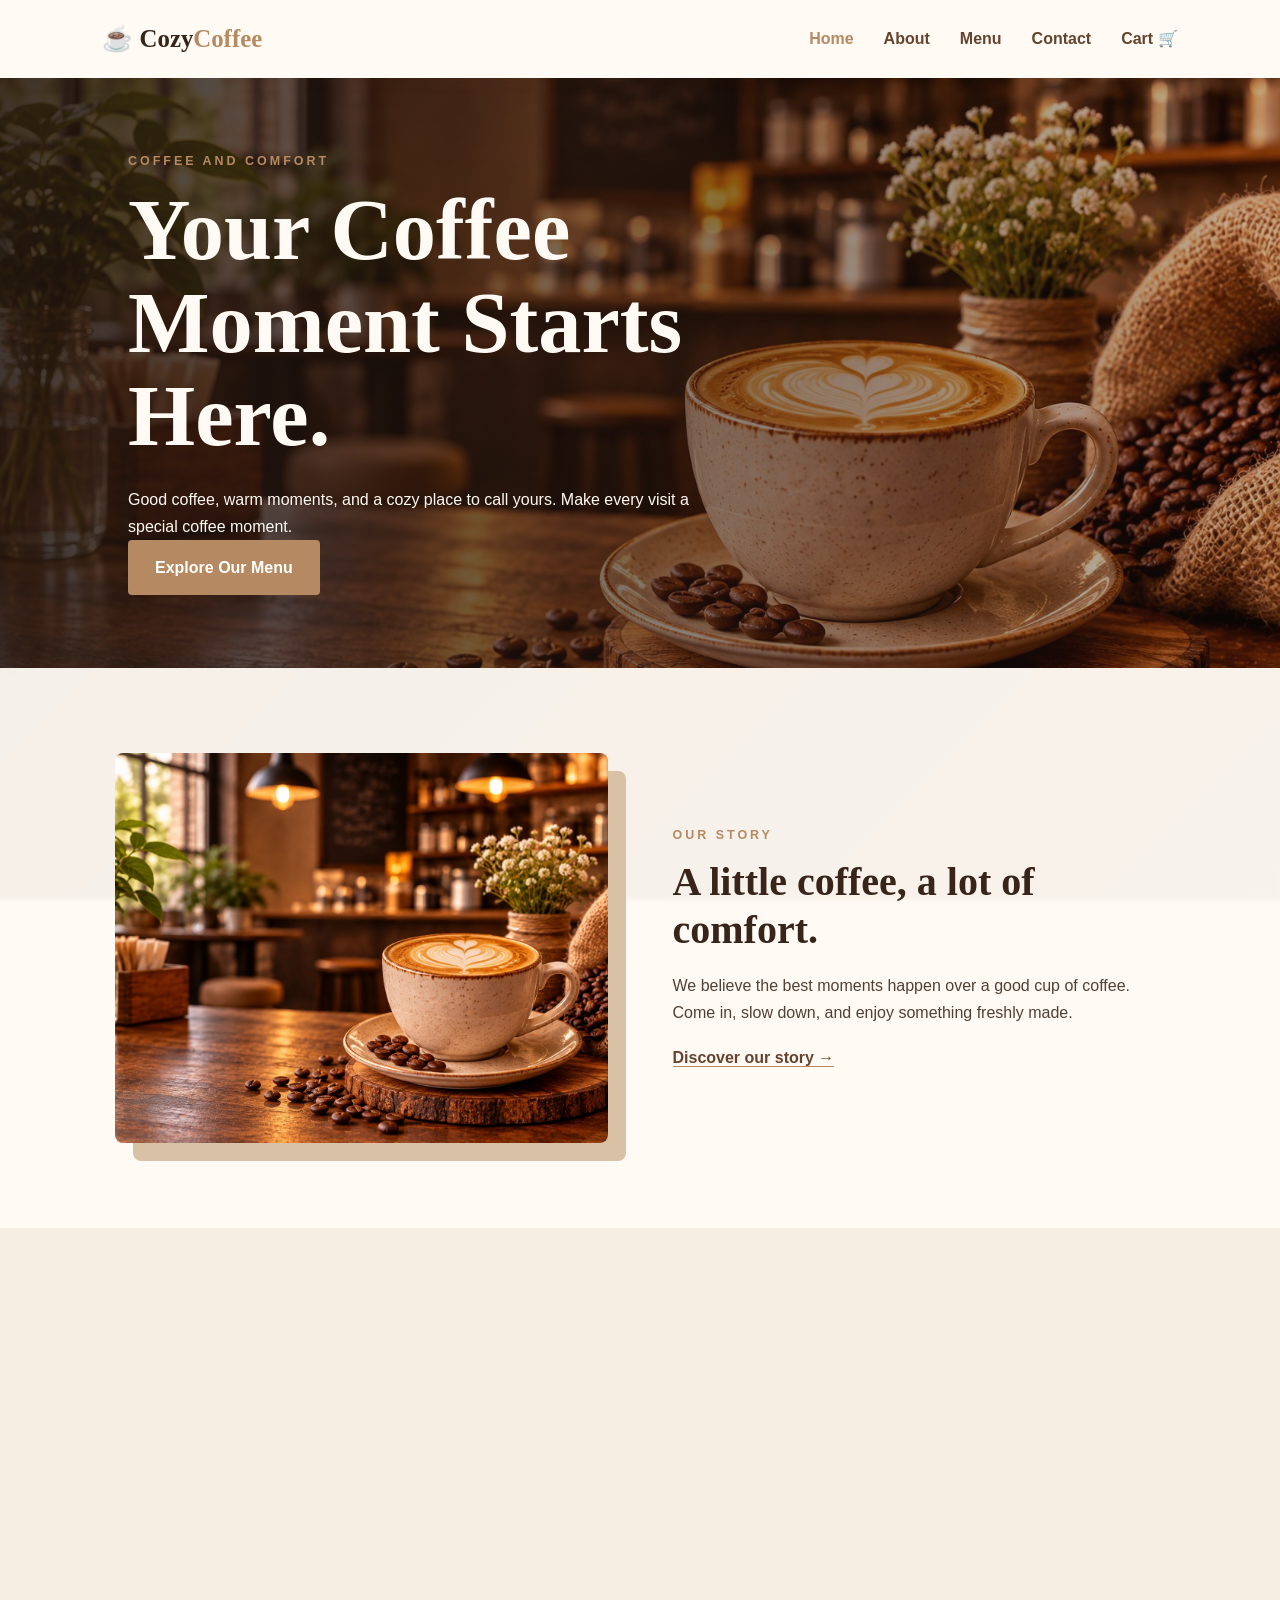
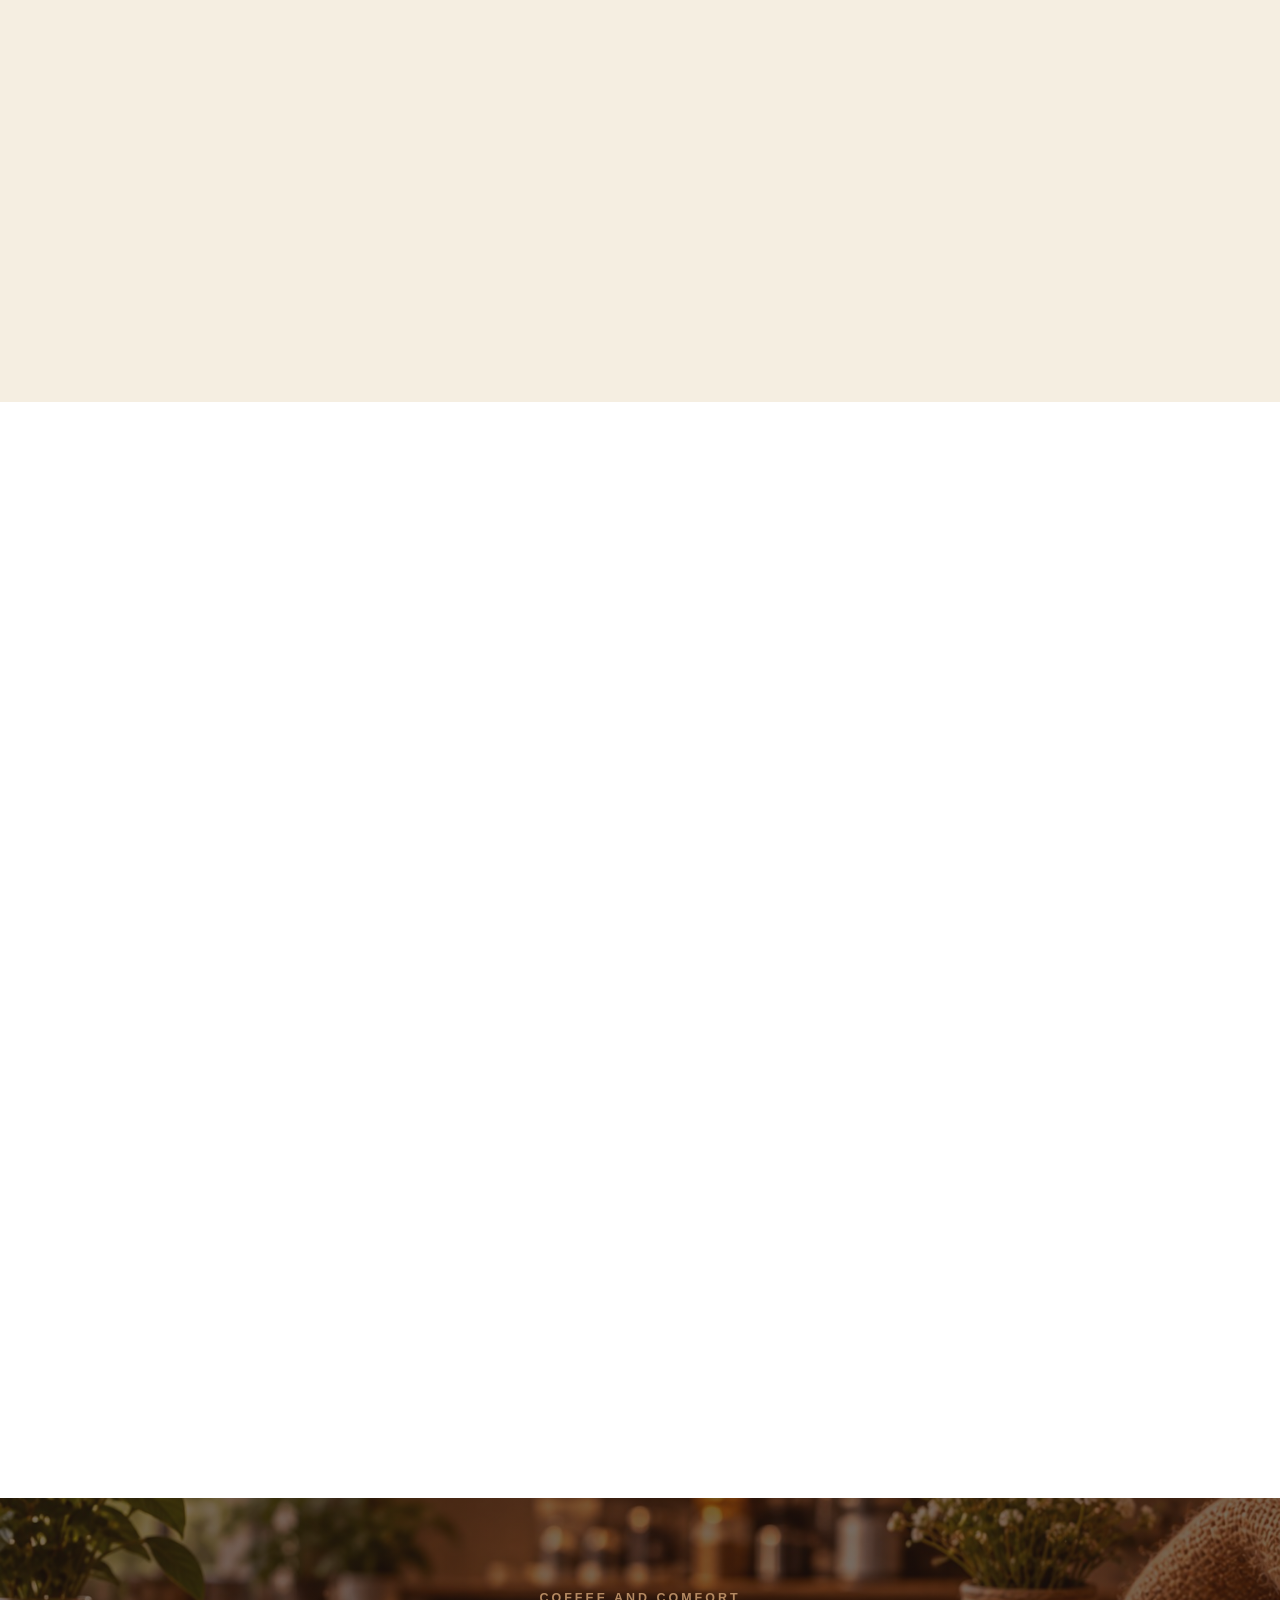
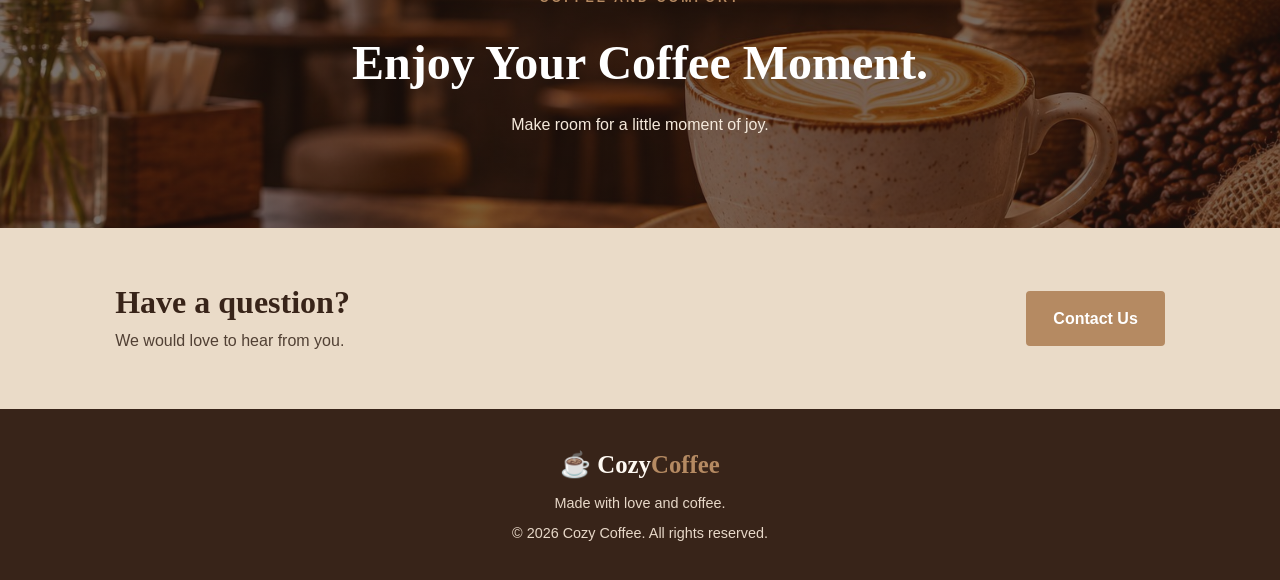
<file: index.html>
<!DOCTYPE html>
<html lang="en">

<head>
    <meta charset="UTF-8">
    <meta name="viewport" content="width=device-width, initial-scale=1.0">

    <title>Cozy Coffee | Home</title>

    <link rel="stylesheet" href="style.css">
    <script src="script.js" defer></script>
</head>

<body>
<video class="site-background-video" autoplay muted loop playsinline preload="metadata" aria-hidden="true">
    <source src="https://raw.githubusercontent.com/frialmohamed40-design/web/main/Coffee-video%20mp4.mp4" type="video/mp4">
</video>


<!-- Header -->

<header class="site-header">

    <a class="logo" href="index.html">
        ☕️ Cozy<span>Coffee</span>
    </a>

    <button class="menu-btn" id="menuBtn"
        aria-label="Open menu" aria-expanded="false">
        ☰
    </button>

    <nav class="nav-links" id="navLinks">

        <a class="active" href="index.html">Home</a>
        <a href="about.html">About</a>
        <a href="services.html">Menu</a>
        <a href="contact.html">Contact</a>
        <a href="cart.html">Cart 🛒</a>

    </nav>

</header>


<main>

    <!-- Hero Section -->

    <section class="hero">

        <video class="hero-image" autoplay muted loop playsinline preload="metadata"
            poster="hero-coffee.jpg" aria-label="Coffee being prepared in a cozy café">
            <source src="https://raw.githubusercontent.com/frialmohamed40-design/web/main/Coffee-video%20mp4.mp4" type="video/mp4">
            Your browser does not support HTML video.
        </video>

        <div class="hero-content">

            <p class="eyebrow">COFFEE AND COMFORT</p>

            <h1>
                Your Coffee<br>
                Moment Starts Here.
            </h1>

            <p>
                Good coffee, warm moments, and a cozy place to call yours.
                Make every visit a special coffee moment.
            </p>

            <a class="btn" href="services.html">
                Explore Our Menu
            </a>

        </div>

    </section>


    <!-- About Preview -->

    <section class="section about-preview">

        <div class="image-frame">

            <img src="coffee-shop.jpg"
                alt="Cozy coffee shop atmosphere">

        </div>

        <div>

            <p class="eyebrow">OUR STORY</p>

            <h2>A little coffee, a lot of comfort.</h2>

            <p>
                We believe the best moments happen over a good cup of coffee.
                Come in, slow down, and enjoy something freshly made.
            </p>

            <a class="text-link" href="about.html">
                Discover our story →
            </a>

        </div>

    </section>


    <!-- Our Favorites -->

    <section class="section menu-section">

        <div class="section-heading">

            <p class="eyebrow">MADE FRESH FOR YOU</p>

            <h2>Our Favorites</h2>

            <p>
                Simple ingredients. Beautiful coffee. Every single day.
            </p>

        </div>


        <div class="cards">

            <article class="coffee-card">

                <img src="espresso.jpg" alt="Espresso">

                <div class="card-body">

                    <h3>Espresso</h3>

                    <p>Strong, rich, and full of character.</p>

                </div>

            </article>


            <article class="coffee-card">

                <img src="cappuccino.jpg" alt="Cappuccino">

                <div class="card-body">

                    <h3>Cappuccino</h3>

                    <p>Espresso with silky steamed milk.</p>

                </div>

            </article>


            <article class="coffee-card">

                <img src="house-special.jpg" alt="House special coffee">

                <div class="card-body">

                    <h3>House Special</h3>

                    <p>A cozy twist on your daily favorite.</p>

                </div>

            </article>

        </div>


        <a class="btn btn-outline" href="services.html">
            See Full Menu
        </a>

    </section>



    <!-- Customer Reviews -->
    <section class="section reviews-section" id="reviews">
        <div class="section-heading">
            <p class="eyebrow">KIND WORDS</p>
            <h2>What Our Customers Say</h2>
            <p>Share your Cozy Coffee moment with us.</p>
        </div>

        <div class="reviews-overview">
            <strong id="reviewAverage">—</strong>
            <span class="review-stars" id="reviewAverageStars">☆☆☆☆☆</span>
            <span id="reviewCount">No reviews yet</span>
        </div>

        <div class="reviews-grid" id="reviewsList" aria-live="polite">
            <p class="no-reviews">Be the first to leave a review!</p>
        </div>

        <form class="review-form" id="reviewForm">
            <h3>Write a Review</h3>
            <label for="reviewName">Your name</label>
            <input type="text" id="reviewName" maxlength="40" placeholder="Enter your name" required>

            <label for="reviewRating">Your rating</label>
            <select id="reviewRating" required>
                <option value="5">★★★★★ — Excellent</option>
                <option value="4">★★★★☆ — Very good</option>
                <option value="3">★★★☆☆ — Good</option>
                <option value="2">★★☆☆☆ — Fair</option>
                <option value="1">★☆☆☆☆ — Poor</option>
            </select>

            <label for="reviewText">Your review</label>
            <textarea id="reviewText" rows="4" maxlength="400" placeholder="Tell us about your experience..." required></textarea>

            <button class="btn" type="submit">Submit Review</button>
            <p class="review-note">Reviews are saved in this browser for this demo website.</p>
            <p class="form-message" id="reviewMessage" aria-live="polite"></p>
        </form>
    </section>

    <!-- Coffee Banner -->

    <section class="coffee-banner">

        <div>

            <p class="eyebrow">COFFEE AND COMFORT</p>

            <h2>Enjoy Your Coffee Moment.</h2>

            <p>Make room for a little moment of joy.</p>

        </div>

    </section>


    <!-- Contact Strip -->

    <section class="contact-strip">

        <div>

            <h2>Have a question?</h2>

            <p>We would love to hear from you.</p>

        </div>

        <a class="btn" href="contact.html">
            Contact Us
        </a>

      </section>

</main>


<!-- Footer -->

<footer class="footer">

    <a class="logo" href="index.html">
        ☕️ Cozy<span>Coffee</span>
    </a>

    <p>Made with love and coffee.</p>

    <p>
        © <span class="year"></span>
        Cozy Coffee. All rights reserved.
    </p>

</footer>

</body>
</html>
</file>
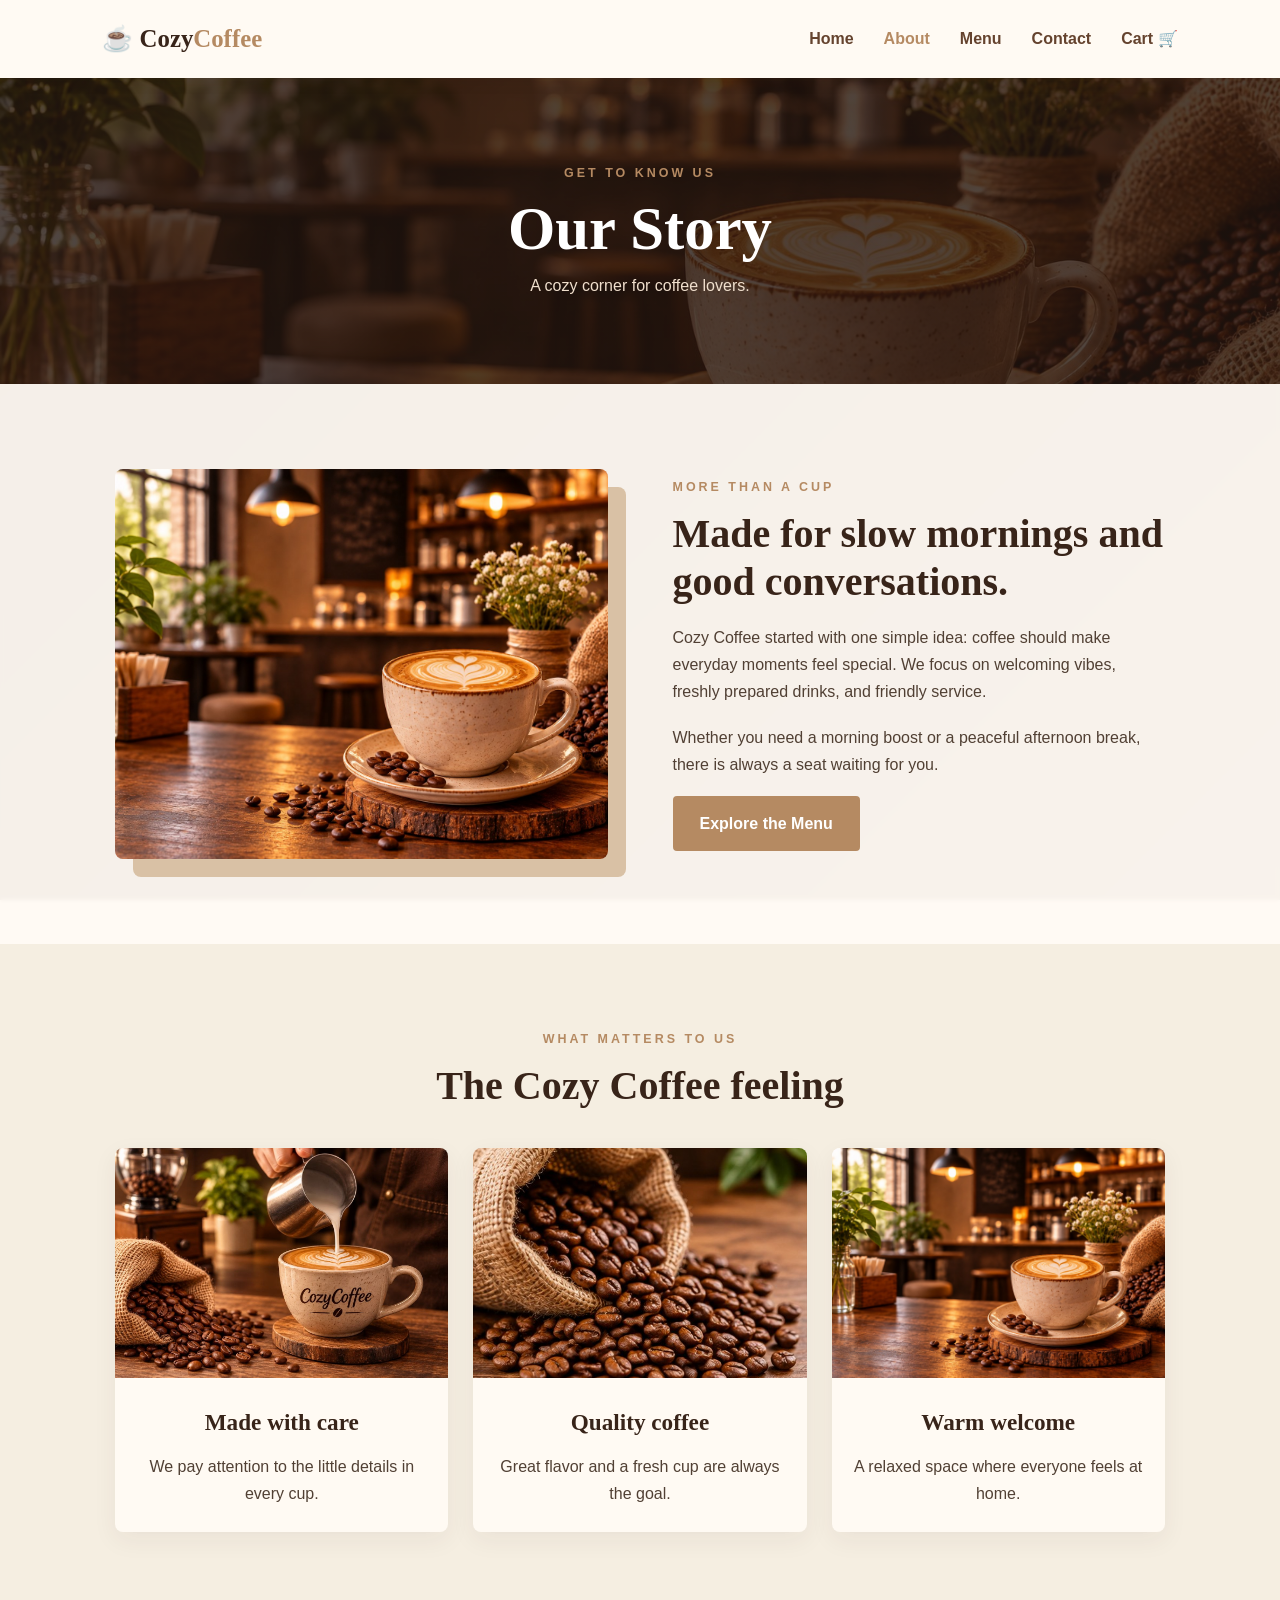
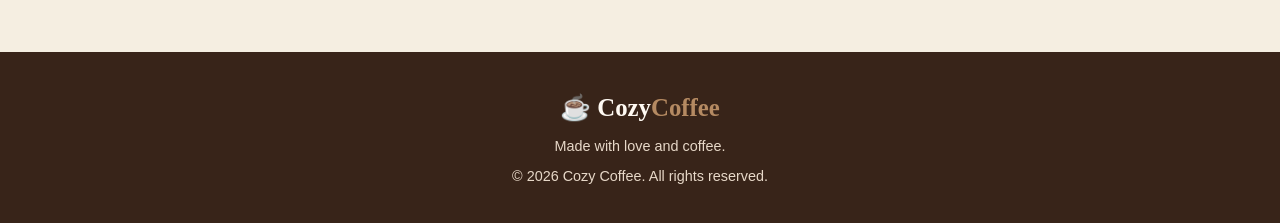
<file: about.html>
<!DOCTYPE html>
<html lang="en">

<head>
    <meta charset="UTF-8">
    <meta name="viewport" content="width=device-width, initial-scale=1.0">

    <title>About | Cozy Coffee</title>

    <link rel="stylesheet" href="style.css">
    <script src="script.js" defer></script>
</head>

<body>
<video class="site-background-video" autoplay muted loop playsinline preload="metadata" aria-hidden="true">
    <source src="https://raw.githubusercontent.com/frialmohamed40-design/web/main/Coffee-video%20mp4.mp4" type="video/mp4">
</video>


    <!-- HEADER -->
    <header class="site-header">

        <a class="logo" href="index.html">
            ☕️ Cozy<span>Coffee</span>
        </a>

        <button class="menu-btn" id="menuBtn"
            aria-label="Open menu" aria-expanded="false">
            ☰
        </button>

        <nav class="nav-links" id="navLinks">
            <a href="index.html">Home</a>
            <a class="active" href="about.html">About</a>
            <a href="services.html">Menu</a>
            <a href="contact.html">Contact</a>
            <a href="cart.html">Cart 🛒</a>
        </nav>

    </header>


    <main>

        <!-- PAGE HERO -->
        <section class="page-hero">

            <p class="eyebrow">GET TO KNOW US</p>

            <h1>Our Story</h1>

            <p>A cozy corner for coffee lovers.</p>

        </section>


        <!-- ABOUT SECTION -->
        <section class="section about-preview">

            <div class="image-frame">

                <img src="coffee-shop.jpg"
                    alt="Coffee and comfort">

            </div>

            <div>

                <p class="eyebrow">MORE THAN A CUP</p>

                <h2>
                    Made for slow mornings and good conversations.
                </h2>

                <p>
                    Cozy Coffee started with one simple idea:
                    coffee should make everyday moments feel special.
                    We focus on welcoming vibes, freshly prepared
                    drinks, and friendly service.
                </p>

                <p>
                    Whether you need a morning boost or a peaceful
                    afternoon break, there is always a seat waiting
                    for you.
                </p>

                <a class="btn" href="services.html">
                    Explore the Menu
                </a>

            </div>

        </section>


        <!-- VALUES SECTION -->
        <section class="section values">

            <div class="section-heading">

                <p class="eyebrow">WHAT MATTERS TO US</p>

                <h2>The Cozy Coffee feeling</h2>

            </div>


            <div class="cards">

                <!-- FIRST CARD -->
                <article class="coffee-card value-card">

                    <img src="photo_2026-11-25_01-19-13.jpg"
                        alt="Made with care">

                    <div class="card-body">

                        <h3>Made with care</h3>

                        <p>
                            We pay attention to the little details
                            in every cup.
                        </p>

                    </div>

                </article>


                <!-- SECOND CARD -->
                <article class="coffee-card value-card">

                    <img src="coffee-beans.jpg"
                        alt="Quality coffee">

                    <div class="card-body">

                        <h3>Quality coffee</h3>

                        <p>
                            Great flavor and a fresh cup are
                            always the goal.
                        </p>

                    </div>

                </article>


                <!-- THIRD CARD -->
                <article class="coffee-card value-card">

                    <img src="coffee-shop.jpg"
                        alt="Warm welcome">

                    <div class="card-body">

                        <h3>Warm welcome</h3>

                        <p>
                            A relaxed space where everyone
                            feels at home.
                        </p>

                    </div>

                </article>

            </div>

        </section>

    </main>


    <!-- FOOTER -->
    <footer class="footer">
        <a class="logo" href="index.html">
            ☕️ Cozy<span>Coffee</span>
        </a>

        <p>Made with love and coffee.</p>

        <p>
            © <span class="year"></span>
            Cozy Coffee. All rights reserved.
        </p>

    </footer>

</body>

</html>
</file>
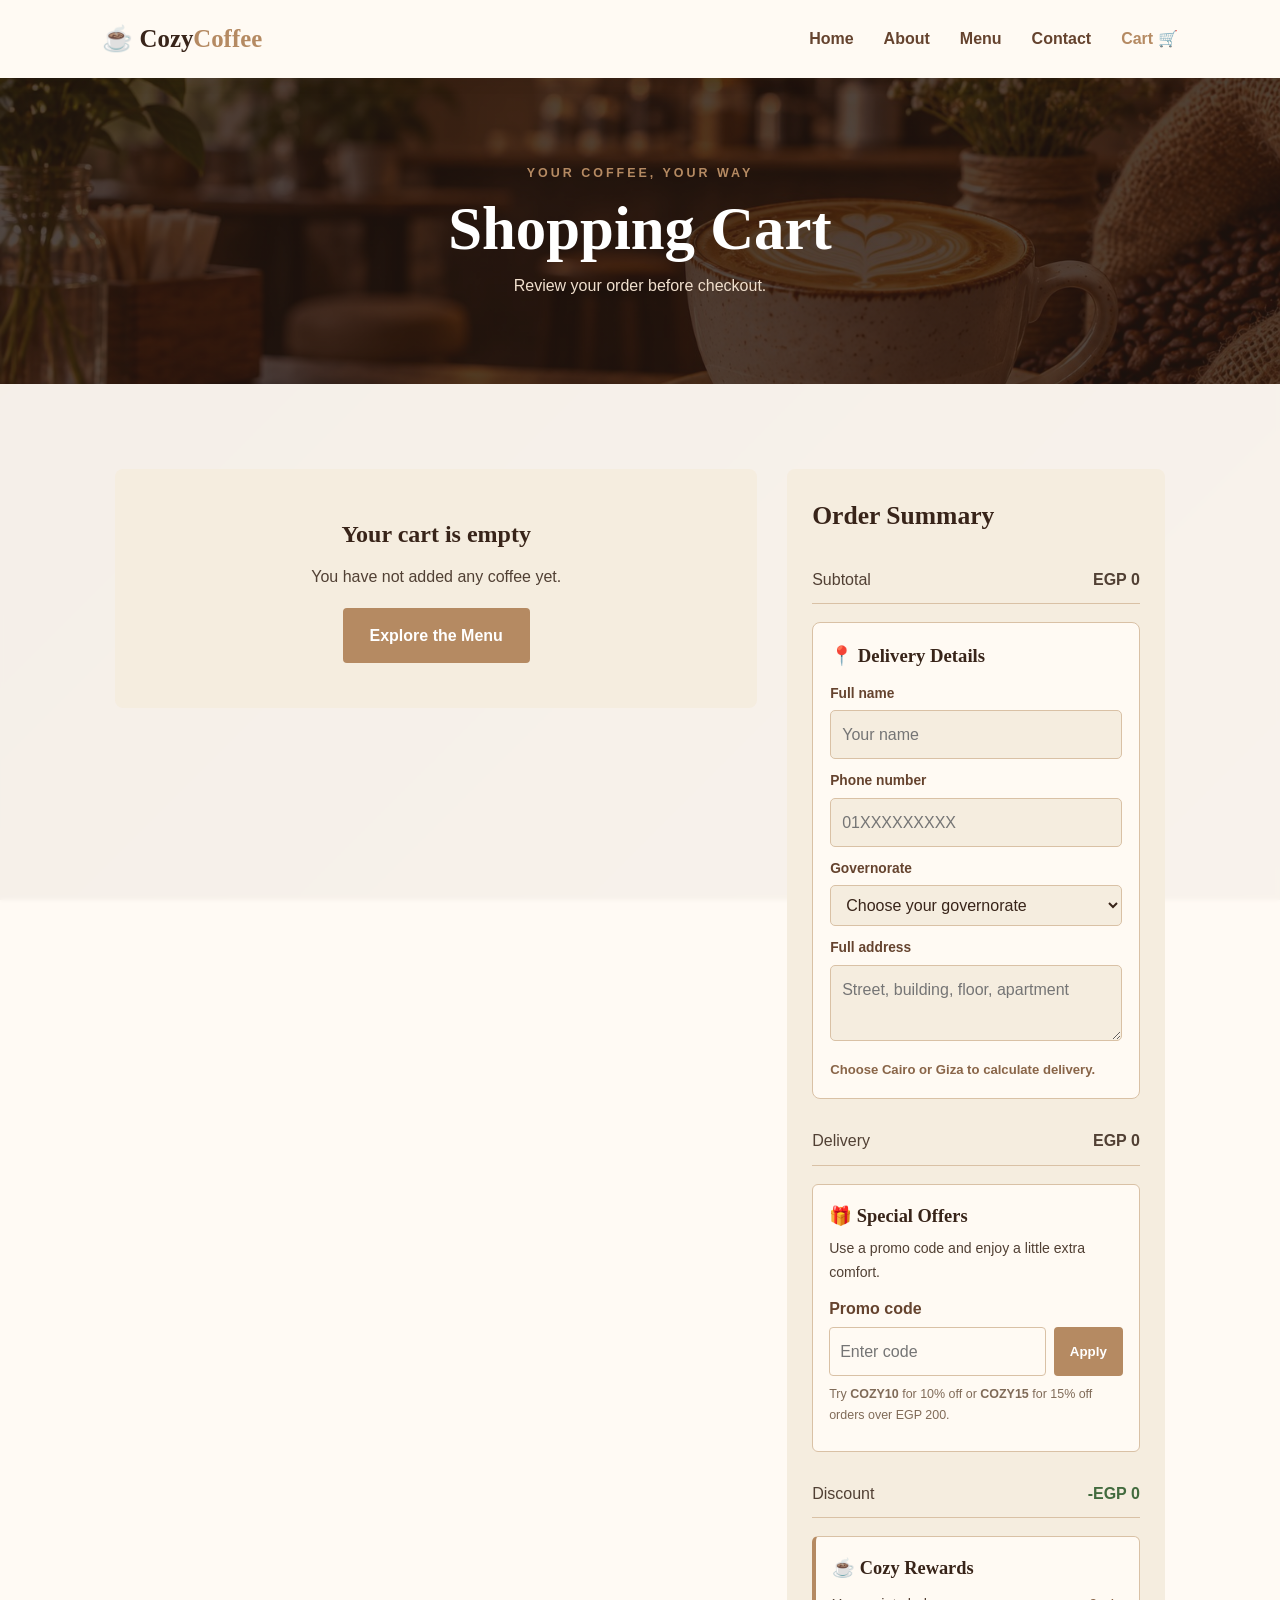
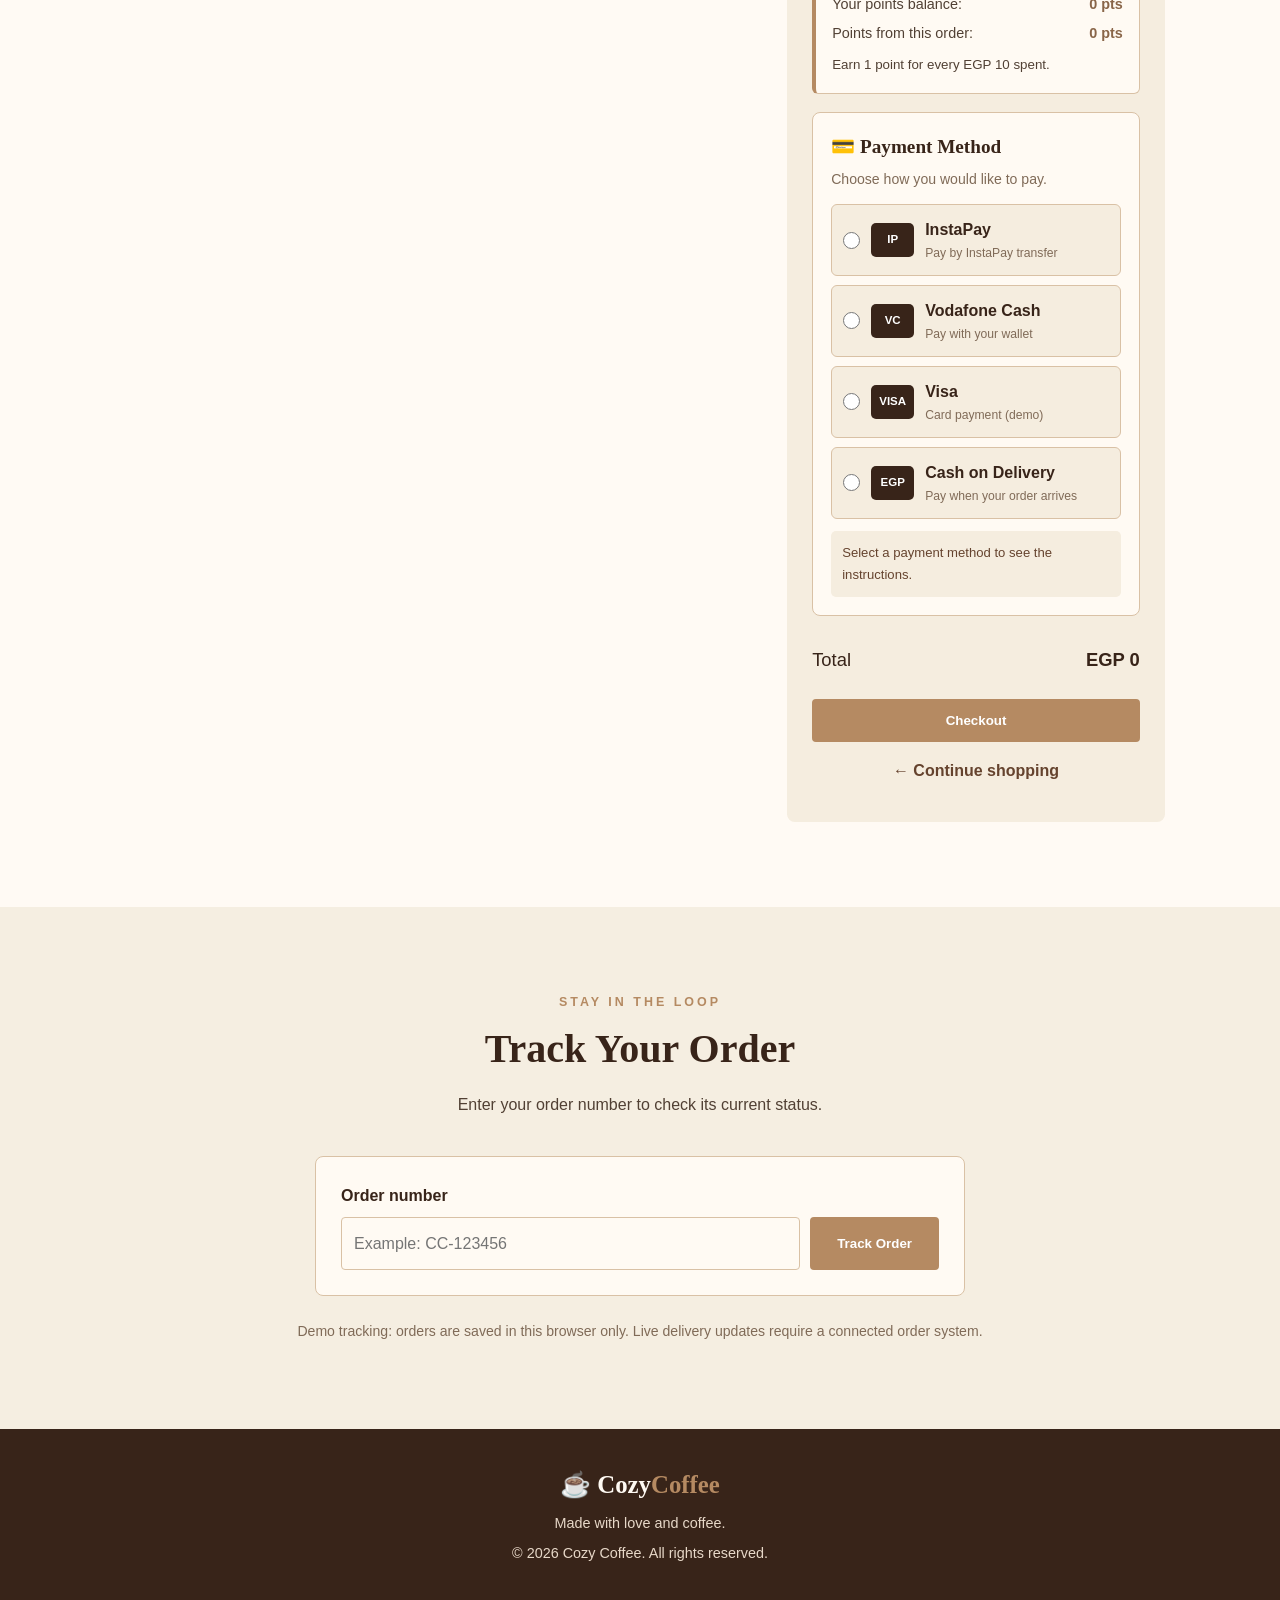
<file: cart.html>
<!DOCTYPE html>
<html lang="en"><head><meta charset="UTF-8"><meta name="viewport" content="width=device-width, initial-scale=1.0"><title>Your Cart | Cozy Coffee</title><link rel="stylesheet" href="style.css"><script src="script.js" defer></script></head>
<body>
<video class="site-background-video" autoplay muted loop playsinline preload="metadata" aria-hidden="true">
    <source src="https://raw.githubusercontent.com/frialmohamed40-design/web/main/Coffee-video%20mp4.mp4" type="video/mp4">
</video>

<header class="site-header"><a class="logo" href="index.html">☕ Cozy<span>Coffee</span></a><button class="menu-btn" id="menuBtn" aria-label="Open menu" aria-expanded="false">☰</button><nav class="nav-links" id="navLinks"><a href="index.html">Home</a><a href="about.html">About</a><a href="services.html">Menu</a><a href="contact.html">Contact</a><a class="active" href="cart.html">Cart 🛒</a></nav></header>
<main><section class="page-hero"><p class="eyebrow">YOUR COFFEE, YOUR WAY</p><h1>Shopping Cart</h1><p>Review your order before checkout.</p></section>
<section class="section cart-section"><div id="cartItems" class="cart-items"></div><aside class="cart-summary"><h2>Order Summary</h2><div class="summary-line"><span>Subtotal</span><strong id="cartSubtotal">EGP 0</strong></div><div class="delivery-panel">
    <h3>📍 Delivery Details</h3>
    <label for="customerName">Full name</label>
    <input id="customerName" type="text" placeholder="Your name" autocomplete="name">
    <label for="customerPhone">Phone number</label>
    <input id="customerPhone" type="tel" placeholder="01XXXXXXXXX" autocomplete="tel">
    <label for="deliveryCity">Governorate</label>
    <select id="deliveryCity">
        <option value="">Choose your governorate</option>
        <option value="Cairo">Cairo</option>
        <option value="Giza">Giza</option>
        <option value="Other">Other governorate</option>
    </select>
    <label for="deliveryAddress">Full address</label>
    <textarea id="deliveryAddress" rows="2" placeholder="Street, building, floor, apartment"></textarea>
    <p id="deliveryNote" class="delivery-note">Choose Cairo or Giza to calculate delivery.</p>
</div>
<div class="summary-line"><span>Delivery</span><strong id="deliveryFee">EGP 0</strong></div><div class="coupon-panel"><h3>🎁 Special Offers</h3><p>Use a promo code and enjoy a little extra comfort.</p><form id="couponForm"><label for="couponCode">Promo code</label><div class="coupon-input-row"><input type="text" id="couponCode" placeholder="Enter code" autocomplete="off"><button class="btn" type="submit">Apply</button></div></form><p class="coupon-hint">Try <strong>COZY10</strong> for 10% off or <strong>COZY15</strong> for 15% off orders over EGP 200.</p><p id="couponMessage" class="coupon-message" aria-live="polite"></p></div><div class="summary-line discount-line"><span>Discount</span><strong id="cartDiscount">EGP 0</strong></div><div class="rewards-panel"><h3>☕ Cozy Rewards</h3><p>Your points balance: <strong id="loyaltyPoints">0 pts</strong></p><p>Points from this order: <strong id="pointsToEarn">0 pts</strong></p><small>Earn 1 point for every EGP 10 spent.</small></div><div class="payment-panel">
    <h3>💳 Payment Method</h3>
    <p class="payment-intro">Choose how you would like to pay.</p>
    <div class="payment-options">
        <label class="payment-option"><input type="radio" name="paymentMethod" value="InstaPay" required><span class="payment-icon">IP</span><span><strong>InstaPay</strong><small>Pay by InstaPay transfer</small></span></label>
        <label class="payment-option"><input type="radio" name="paymentMethod" value="Vodafone Cash"><span class="payment-icon">VC</span><span><strong>Vodafone Cash</strong><small>Pay with your wallet</small></span></label>
        <label class="payment-option"><input type="radio" name="paymentMethod" value="Visa"><span class="payment-icon">VISA</span><span><strong>Visa</strong><small>Card payment (demo)</small></span></label>
        <label class="payment-option"><input type="radio" name="paymentMethod" value="Cash on Delivery"><span class="payment-icon">EGP</span><span><strong>Cash on Delivery</strong><small>Pay when your order arrives</small></span></label>
    </div>
    <div id="paymentDetails" class="payment-details" aria-live="polite">Select a payment method to see the instructions.</div>
</div>
<div class="summary-line total-line"><span>Total</span><strong id="cartTotal">EGP 0</strong></div><button id="checkoutBtn" class="btn checkout-btn" type="button">Checkout</button><a class="continue-link" href="services.html">← Continue shopping</a><p id="checkoutMessage" class="form-message" aria-live="polite"></p></aside></section>
<section class="section tracking-section" id="orderTracking">
    <div class="section-heading"><p class="eyebrow">STAY IN THE LOOP</p><h2>Track Your Order</h2><p>Enter your order number to check its current status.</p></div>
    <form class="tracking-form" id="trackingForm"><label for="trackingNumber">Order number</label><div class="tracking-input-row"><input type="text" id="trackingNumber" placeholder="Example: CC-123456" required><button class="btn" type="submit">Track Order</button></div></form>
    <div id="trackingResult" class="tracking-result" aria-live="polite"></div>
    <p class="tracking-note">Demo tracking: orders are saved in this browser only. Live delivery updates require a connected order system.</p>
</section>
</main><footer class="footer"><a class="logo" href="index.html">☕ Cozy<span>Coffee</span></a><p>Made with love and coffee.</p><p>© <span class="year"></span> Cozy Coffee. All rights reserved.</p></footer></body></html>
</file>
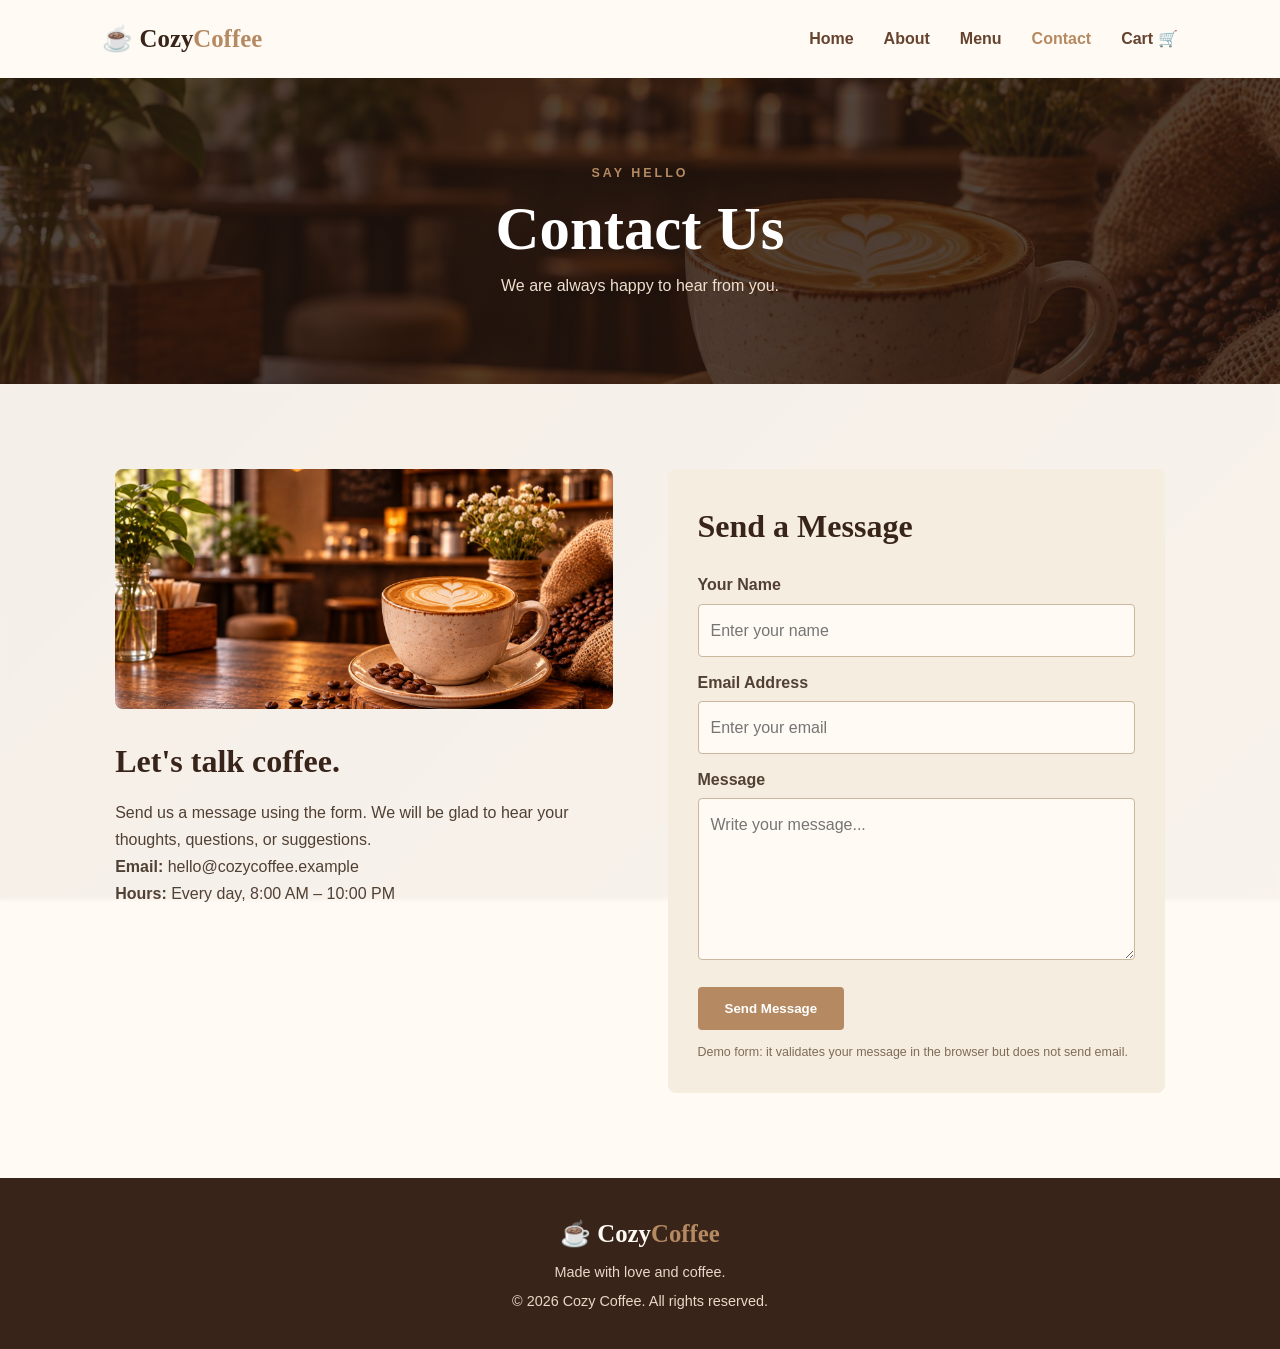
<file: contact.html>
<!DOCTYPE html><html lang="en"><head><meta charset="UTF-8"><meta name="viewport" content="width=device-width, initial-scale=1.0"><title>Contact | Cozy Coffee</title><link rel="stylesheet" href="style.css"><script src="script.js" defer></script></head><body>
<video class="site-background-video" autoplay muted loop playsinline preload="metadata" aria-hidden="true">
    <source src="https://raw.githubusercontent.com/frialmohamed40-design/web/main/Coffee-video%20mp4.mp4" type="video/mp4">
</video>
<header class="site-header"><a class="logo" href="index.html">☕ Cozy<span>Coffee</span></a><button class="menu-btn" id="menuBtn" aria-label="Open menu" aria-expanded="false">☰</button><nav class="nav-links" id="navLinks"><a href="index.html">Home</a><a href="about.html">About</a><a href="services.html">Menu</a><a class="active" href="contact.html">Contact</a><a href="cart.html">Cart 🛒</a></nav></header><main><section class="page-hero"><p class="eyebrow">SAY HELLO</p><h1>Contact Us</h1><p>We are always happy to hear from you.</p></section><section class="section contact-layout"><div class="contact-info"><img src="./hero-coffee.jpg" alt="Cozy coffee moment"><h2>Let's talk coffee.</h2><p>Send us a message using the form. We will be glad to hear your thoughts, questions, or suggestions.</p><p><strong>Email:</strong> hello@cozycoffee.example</p><p><strong>Hours:</strong> Every day, 8:00 AM – 10:00 PM</p></div><form class="contact-form" id="contactForm" novalidate><h2>Send a Message</h2><label for="name">Your Name</label><input id="name" name="name" type="text" placeholder="Enter your name" required><label for="email">Email Address</label><input id="email" name="email" type="email" placeholder="Enter your email" required><label for="message">Message</label><textarea id="message" name="message" rows="5" placeholder="Write your message..." required></textarea><button class="btn" type="submit">Send Message</button><p id="formMessage" class="form-message" aria-live="polite"></p><p class="form-note">Demo form: it validates your message in the browser but does not send email.</p></form></section></main><footer class="footer"><a class="logo" href="index.html">☕ Cozy<span>Coffee</span></a><p>Made with love and coffee.</p><p>© <span class="year"></span> Cozy Coffee. All rights reserved.</p></footer></body></html>
</file>
<file: style.css>
* {
    box-sizing: border-box;
    margin: 0;
    padding: 0;
}

:root {
    --dark: #382419;
    --brown: #65432e;
    --coffee: #896548;
    --caramel: #b58a62;
    --latte: #d9c1a5;
    --cream: #f5eddf;
    --white: #fffaf3;
    --text: #514034;
}

html {
    scroll-behavior: smooth;
}

body {
    font-family: Arial, Helvetica, sans-serif;
    background: transparent;
    color: var(--text);
    line-height: 1.7;
    position: relative;
    isolation: isolate;
}

.site-background-video {
    position: fixed;
    inset: 0;
    width: 100%;
    height: 100%;
    object-fit: cover;
    object-position: center;
    z-index: -2;
    pointer-events: none;
}

body::before {
    content: "";
    position: fixed;
    inset: 0;
    z-index: -1;
    pointer-events: none;
    background: linear-gradient(135deg, rgba(35, 21, 13, .42), rgba(71, 45, 27, .30));
}

/* HEADER */

.site-header {
    min-height: 78px;
    padding: 0 8%;
    display: flex;
    align-items: center;
    justify-content: space-between;
    background: var(--white);
    position: sticky;
    top: 0;
    z-index: 100;
    box-shadow: 0 3px 16px #38241912;
}

.logo {
    font-family: Georgia, serif;
    font-size: 1.55rem;
    font-weight: bold;
    color: var(--dark);
    text-decoration: none;
}

.logo span {
    color: var(--caramel);
}

.nav-links {
    display: flex;
    gap: 30px;
}

.nav-links a {
    color: var(--brown);
    text-decoration: none;
    font-weight: 600;
    transition: .2s;
}

.nav-links a:hover,
.nav-links a.active {
    color: var(--caramel);
}

.menu-btn {
    display: none;
    border: 0;
    background: none;
    color: var(--dark);
    font-size: 1.8rem;
    cursor: pointer;
}

/* HERO */

.hero {
    min-height: 590px;
    position: relative;
    overflow: hidden;
    background: var(--dark);
    display: flex;
    align-items: center;
    padding: 70px 10%;
    color: var(--white);
}

.hero::before {
    content: '';
    position: absolute;
    inset: 0;
    background: linear-gradient(
        90deg,
        #21150fdb,
        #21150f45
    );
    z-index: 1;
}

.hero-image {
    position: absolute;
    inset: 0;
    width: 100%;
    height: 100%;
    object-fit: cover;
    object-position: center;
    display: block;
}

.hero-content {
    position: relative;
    z-index: 2;
    max-width: 600px;
}

.eyebrow {
    color: var(--caramel);
    font-weight: bold;
    letter-spacing: 3px;
    font-size: .78rem;
    margin-bottom: 12px;
}

.hero h1,
.page-hero h1 {
    font-family: Georgia, serif;
    font-size: clamp(3rem, 7vw, 5.4rem);
    line-height: 1.08;
    margin-bottom: 22px;
}

/* BUTTONS */

.btn {
    display: inline-block;
    background: var(--caramel);
    color: white;
    text-decoration: none;
    border: 2px solid var(--caramel);
    padding: 12px 25px;
    border-radius: 4px;
    font-weight: bold;
    cursor: pointer;
    transition: .2s;
}

.btn:hover {
    background: var(--brown);
    border-color: var(--brown);
    transform: translateY(-2px);
}

.btn-outline {
    background: transparent;
    color: var(--brown);
}

.btn-outline:hover {
    color: white;
}

/* SECTIONS */

.section {
    padding: 85px 9%;
    background: rgba(255, 250, 243, .88);
    backdrop-filter: blur(2px);
}

.about-preview {
    display: grid;
    grid-template-columns: 1fr 1fr;
    gap: 65px;
    align-items: center;
}

.image-frame {
    height: 390px;
    overflow: hidden;
    border-radius: 8px;
    box-shadow: 18px 18px 0 var(--latte);
}

.image-frame img {
    width: 100%;
    height: 100%;
    object-fit: cover;
}

.about-preview h2,
.section-heading h2,
.contact-strip h2,
.contact-info h2 {
    font-family: Georgia, serif;
    font-size: 2.5rem;
    color: var(--dark);
    line-height: 1.2;
    margin-bottom: 18px;
}

.about-preview p:not(.eyebrow) {
    margin-bottom: 18px;
}

.text-link {
    color: var(--brown);
    font-weight: bold;
    text-decoration: none;
    border-bottom: 1px solid var(--caramel);
}

/* MENU CARDS */

.menu-section {
    background: rgba(245, 237, 223, .91);
    text-align: center;
}

.section-heading {
    text-align: center;
    margin-bottom: 38px;
}

.section-heading > p:last-child {
    margin-top: 8px;
}

.cards {
    display: grid;
    grid-template-columns: repeat(3, 1fr);
    gap: 25px;
    margin-bottom: 35px;
}

.coffee-card {
    background: var(--white);
    border-radius: 8px;
    overflow: hidden;
    text-align: left;
    box-shadow: 0 8px 25px #38241910;
    transition: .25s;
}

.coffee-card:hover {
    transform: translateY(-6px);
    box-shadow: 0 13px 30px #3824191c;
}
.coffee-card img {
    width: 100%;
    height: 220px;
    aspect-ratio: 4 / 3;
    object-fit: cover;
    object-position: center;
    display: block;
}

.card-body {
    padding: 22px;
}

.card-body h3 {
    font-family: Georgia, serif;
    color: var(--dark);
    font-size: 1.45rem;
    margin-bottom: 7px;
}

.card-body p {
    margin-bottom: 12px;
}

.card-body strong {
    color: var(--coffee);
    font-size: .9rem;
}

/* BANNER */

.coffee-banner {
    min-height: 330px;
    background:
        linear-gradient(#21150f9c, #21150f9c),
        url('coffee-shop.jpg') center/cover;
    display: flex;
    align-items: center;
    justify-content: center;
    text-align: center;
    color: white;
    padding: 60px 20px;
}

.coffee-banner h2 {
    font-family: Georgia, serif;
    font-size: 3rem;
    margin-bottom: 8px;
}

.coffee-banner p:last-child {
    color: #f5e9db;
}

/* CONTACT STRIP */

.contact-strip {
    padding: 55px 9%;
    display: flex;
    align-items: center;
    justify-content: space-between;
    gap: 25px;
    background: #eadbc8;
}

.contact-strip h2 {
    font-size: 2rem;
    margin-bottom: 5px;
}

.contact-strip p {
    margin: 0;
}

/* FOOTER */

.footer {
    background: var(--dark);
    color: #e7d8c8;
    text-align: center;
    padding: 35px 20px;
}

.footer .logo {
    color: var(--white);
}

.footer p {
    font-size: .9rem;
    margin-top: 5px;
}

/* INNER PAGES */

.page-hero {
    background:
        linear-gradient(#21150fc9, #21150fc9),
        url('hero-coffee.jpg') center/cover;
    text-align: center;
    color: white;
    padding: 85px 20px;
}

.page-hero h1 {
    font-size: 3.8rem;
    margin-bottom: 10px;
}

.page-hero > p:last-child {
    color: #f0dfcd;
}

.values {
    background: rgba(245, 237, 223, .91);
}

/* ABOUT VALUES CARDS */

.value-card {
    text-align: center;
    padding: 0;
    overflow: hidden;
}

.value-card img {
    width: 100%;
    height: 230px;
    object-fit: cover;
    display: block;
}

.value-card .card-body {
    padding: 25px 20px;
}

.value-card h3 {
    margin-bottom: 10px;
}

.value-card p {
    margin-bottom: 0;
}

.menu-grid {
    grid-template-columns: repeat(3, 1fr);
}

/* CONTACT PAGE */

.contact-layout {
    display: grid;
    grid-template-columns: 1fr 1fr;
    gap: 55px;
    align-items: start;
}

.contact-info img {
    width: 100%;
    height: 240px;
    object-fit: cover;
    border-radius: 8px;
    margin-bottom: 25px;
}

.contact-info h2 {
    font-size: 2rem;
}

.contact-form {
    background: var(--cream);
    padding: 30px;
    border-radius: 8px;
}

.contact-form h2 {
    font-family: Georgia, serif;
    color: var(--dark);
    font-size: 2rem;
    margin-bottom: 18px;
}

.contact-form label {
    display: block;
    font-weight: bold;
    margin: 12px 0 5px;
}

.contact-form input,
.contact-form textarea {
    width: 100%;
    padding: 12px;
    border: 1px solid #cbb69e;
    border-radius: 4px;
    background: var(--white);
    font: inherit;
    color: var(--text);
}

.contact-form input:focus,
.contact-form textarea:focus {
    outline: 2px solid var(--caramel);
    border-color: transparent;
}

.contact-form .btn {
    margin-top: 18px;
}

.form-message {
    margin-top: 12px;
    font-weight: bold;
}

.form-note {
    font-size: .78rem;
    color: #806b58;
    margin-top: 12px;
}

.form-message.success {
    color: #426b3e;
}

.form-message.error {
    color: #a23c2c;
}


/* DRINK SIZE SELECTOR */

.size-label {
    display: block;
    color: var(--brown);
    font-size: .9rem;
    font-weight: bold;
    margin: 12px 0 5px;
}

.size-select {
    width: 100%;
    padding: 10px 12px;
    border: 1px solid var(--latte);
    border-radius: 4px;
    background: var(--white);
    color: var(--dark);
    font: inherit;
    cursor: pointer;
    margin-bottom: 8px;
}

.size-select:focus {
    outline: 2px solid var(--caramel);
    border-color: transparent;
}

/* MENU PRICES */

.price {
    display: block;
    color: var(--dark) !important;
    font-size: 1.12rem !important;
    margin: 12px 0 14px;
}

.add-cart-btn {
    font: inherit;
    font-size: .92rem;
    padding: 10px 17px;
    width: 100%;
}

/* CART PAGE */

.cart-section {
    display: grid;
    grid-template-columns: minmax(0, 1.7fr) minmax(260px, 1fr);
    gap: 30px;
    align-items: start;
}

.cart-items {
    display: grid;
    gap: 16px;
}

.cart-item {
    display: grid;
    grid-template-columns: 105px 1fr auto;
    gap: 18px;
    align-items: center;
    background: var(--cream);
    padding: 16px;
    border-radius: 8px;
}

.cart-item img {
    width: 105px;
    height: 95px;
    object-fit: cover;
    border-radius: 6px;
}

.cart-item h3 {
    font-family: Georgia, serif;
    color: var(--dark);
    font-size: 1.2rem;
}

.cart-item p {
    margin: 4px 0;
    color: var(--coffee);
    font-weight: bold;
}
.quantity-controls {
    display: flex;
    align-items: center;
    gap: 10px;
    margin-top: 8px;
}

.quantity-controls button,
.remove-btn {
    border: 1px solid var(--latte);
    background: var(--white);
    color: var(--dark);
    border-radius: 4px;
    padding: 4px 10px;
    cursor: pointer;
    font: inherit;
}

.remove-btn {
    color: #9b382b;
    margin-top: 8px;
}

.cart-summary {
    background: var(--cream);
    padding: 25px;
    border-radius: 8px;
    position: sticky;
    top: 100px;
}

.cart-summary h2 {
    font-family: Georgia, serif;
    color: var(--dark);
    font-size: 1.6rem;
    margin-bottom: 18px;
}

.summary-line {
    display: flex;
    justify-content: space-between;
    gap: 12px;
    padding: 10px 0;
    border-bottom: 1px solid var(--latte);
}

.total-line {
    font-size: 1.15rem;
    color: var(--dark);
    border: 0;
    margin-top: 8px;
}

.checkout-btn {
    width: 100%;
    margin-top: 14px;
}

.continue-link {
    display: block;
    text-align: center;
    color: var(--brown);
    margin-top: 15px;
    font-weight: bold;
    text-decoration: none;
}

.empty-cart {
    text-align: center;
    background: var(--cream);
    padding: 45px 20px;
    border-radius: 8px;
}

.empty-cart h2 {
    font-family: Georgia, serif;
    color: var(--dark);
    margin-bottom: 8px;
}

.empty-cart .btn {
    margin-top: 18px;
}

/* RESPONSIVE DESIGN */

@media (max-width: 800px) {

    .site-header {
        padding: 0 5%;
    }

    .menu-btn {
        display: block;
    }

    .nav-links {
        display: none;
        position: absolute;
        top: 78px;
        left: 0;
        width: 100%;
        background: var(--white);
        padding: 20px 5%;
        flex-direction: column;
        gap: 15px;
        box-shadow: 0 8px 15px #38241918;
    }

    .nav-links.active {
        display: flex;
    }

    .about-preview,
    .contact-layout {
        grid-template-columns: 1fr;
        gap: 40px;
    }

    .cards,
    .menu-grid {
        grid-template-columns: repeat(2, 1fr);
    }

    .hero {
        min-height: 520px;
        padding: 60px 7%;
    }

    .section {
        padding: 65px 7%;
    }

    .cart-section {
        grid-template-columns: 1fr;
    }

    .cart-summary {
        position: static;
    }
}

@media (max-width: 560px) {

    .cards,
    .menu-grid {
        grid-template-columns: 1fr;
    }

    .hero {
        min-height: 480px;
    }

    .hero h1 {
        font-size: 3.3rem;
    }

    .page-hero h1 {
        font-size: 2.8rem;
    }

    .about-preview h2,
    .section-heading h2 {
        font-size: 2rem;
    }

    .image-frame {
        height: 280px;
    }

    .contact-strip {
        align-items: flex-start;
        flex-direction: column;
    }

    .coffee-banner h2 {
        font-size: 2.4rem;
    }

    .contact-form {
        padding: 22px;
    }

    .cart-item {
        grid-template-columns: 78px 1fr;
        gap: 12px;
    }

    .cart-item img {
        width: 78px;
        height: 78px;
    }

    .cart-item .item-actions {
        grid-column: 2;
    }
}


/* COZY REWARDS */
.rewards-panel {
    margin-top: 18px;
    padding: 16px;
    background: var(--white);
    border: 1px solid var(--latte);
    border-left: 4px solid var(--caramel);
    border-radius: 6px;
}
.rewards-panel h3 {
    font-family: Georgia, serif;
    color: var(--dark);
    font-size: 1.15rem;
    margin-bottom: 8px;
}
.rewards-panel p {
    display: flex;
    justify-content: space-between;
    gap: 8px;
    margin: 5px 0;
    font-size: .9rem;
}
.rewards-panel strong { color: var(--coffee); }
.rewards-panel small {
    display: block;
    margin-top: 8px;
    color: var(--text);
}


/* CUSTOMER REVIEWS */
.reviews-section {
    background: linear-gradient(135deg, #fffaf3 0%, #faf3e8 52%, #f5eddf 100%);
}
.reviews-overview {
    display: flex;
    justify-content: center;
    align-items: center;
    flex-wrap: wrap;
    gap: 12px;
    margin: -12px 0 30px;
    color: var(--coffee);
}
.reviews-overview strong {
    color: var(--dark);
    font-family: Georgia, serif;
    font-size: 1.8rem;
}
.review-stars {
    color: #c18b36;
    letter-spacing: 2px;
    font-size: 1.2rem;
}
.reviews-grid {
    display: grid;
    grid-template-columns: repeat(3, minmax(0, 1fr));
    gap: 20px;
    margin-bottom: 35px;
}
.review-card {
    background: var(--cream);
    border: 1px solid var(--latte);
    border-radius: 8px;
    padding: 22px;
}
.review-card h4 {
    color: var(--dark);
    font-family: Georgia, serif;
    font-size: 1.15rem;
}
.review-card .review-stars {
    display: block;
    margin: 5px 0 10px;
}
.review-card p {
    overflow-wrap: anywhere;
}
.no-reviews {
    grid-column: 1 / -1;
    text-align: center;
    padding: 25px;
    background: var(--cream);
    border-radius: 8px;
}
.review-form {
    max-width: 650px;
    margin: 0 auto;
    padding: 30px;
    background: var(--cream);
    border-radius: 8px;
}
.review-form h3 {
    color: var(--dark);
    font-family: Georgia, serif;
    font-size: 1.7rem;
    margin-bottom: 12px;
}
.review-form label {
    display: block;
    font-weight: bold;
    margin: 12px 0 5px;
}
.review-form input,
.review-form select,
.review-form textarea {
    width: 100%;
    padding: 12px;
    border: 1px solid var(--latte);
    border-radius: 4px;
    background: var(--white);
    color: var(--text);
    font: inherit;
}
.review-form input:focus,
.review-form select:focus,
.review-form textarea:focus {
    outline: 2px solid var(--caramel);
    border-color: transparent;
}
.review-form .btn {
    margin-top: 16px;
}
.review-note {
    color: #806b58;
    font-size: .8rem;
    margin-top: 10px;
}
@media (max-width: 800px) {
    .reviews-grid { grid-template-columns: repeat(2, minmax(0, 1fr)); }
}
@media (max-width: 560px) {
    .reviews-grid { grid-template-columns: 1fr; }
    .review-form { padding: 22px; }
}



/* ORDER TRACKING */
.tracking-section { background: rgba(245, 237, 223, .91); }
.tracking-form { max-width: 650px; margin: 0 auto 24px; padding: 25px; background: var(--white); border: 1px solid var(--latte); border-radius: 8px; }
.tracking-form label { display: block; font-weight: bold; margin-bottom: 8px; color: var(--dark); }
.tracking-input-row { display: flex; gap: 10px; }
.tracking-input-row input { min-width: 0; flex: 1; padding: 12px; border: 1px solid var(--latte); border-radius: 4px; background: var(--white); font: inherit; color: var(--text); }
.tracking-result { max-width: 800px; margin: 0 auto; }
.tracking-card { background: var(--white); border: 1px solid var(--latte); border-radius: 8px; padding: 25px; }
.tracking-card-heading { display: flex; justify-content: space-between; align-items: center; gap: 15px; flex-wrap: wrap; }
.tracking-label { color: var(--coffee); font-size: .75rem; letter-spacing: 2px; font-weight: bold; }
.tracking-card h3, .tracking-card h4 { color: var(--dark); font-family: Georgia, serif; }
.tracking-card h3 { font-size: 1.5rem; }
.tracking-status { background: #e5eddf; color: #426b3e; padding: 6px 12px; border-radius: 20px; font-size: .85rem; font-weight: bold; }
.tracking-date, .tracking-demo-note, .tracking-note { color: #806b58; font-size: .88rem; margin-top: 10px; }
.tracking-progress { display: grid; grid-template-columns: repeat(4, 1fr); gap: 8px; margin: 28px 0; }
.tracking-step { display: flex; flex-direction: column; align-items: center; gap: 8px; text-align: center; color: #9b8b7b; font-size: .82rem; }
.tracking-step span { width: 34px; height: 34px; display: grid; place-items: center; border: 2px solid var(--latte); border-radius: 50%; font-weight: bold; }
.tracking-step.active { color: var(--coffee); }
.tracking-step.active span { background: var(--caramel); color: white; border-color: var(--caramel); }
.tracking-card ul { padding-left: 22px; margin: 8px 0 14px; }
.tracking-total { border-top: 1px solid var(--latte); padding-top: 12px; }
.tracking-total strong { color: var(--dark); }
.tracking-error { text-align: center; color: #a23c2c; background: var(--white); padding: 18px; border-radius: 6px; }
.tracking-demo-note { border-top: 1px solid var(--latte); padding-top: 12px; }
.tracking-note { text-align: center; }
@media (max-width: 560px) {
    .tracking-form { padding: 18px; }
    .tracking-input-row { flex-direction: column; }
    .tracking-input-row .btn { width: 100%; }
    .tracking-card { padding: 18px; }
    .tracking-progress { gap: 4px; }
    .tracking-step { font-size: .7rem; }
}

 
/* PROMO CODES & DISCOUNTS */
.coupon-panel { margin: 18px 0; padding: 16px; background: var(--white); border: 1px solid var(--latte); border-radius: 6px; }
.coupon-panel h3 { color: var(--dark); font-family: Georgia, serif; font-size: 1.15rem; margin-bottom: 5px; }
.coupon-panel > p { font-size: .88rem; }
.coupon-panel label { display: block; font-weight: bold; margin: 10px 0 5px; color: var(--brown); }
.coupon-input-row { display: flex; gap: 8px; }
.coupon-input-row input { width: 100%; min-width: 0; padding: 10px; border: 1px solid var(--latte); border-radius: 4px; background: var(--white); color: var(--dark); font: inherit; }
.coupon-input-row .btn { padding: 9px 14px; }
.coupon-hint { color: #806b58; margin-top: 8px; font-size: .78rem !important; }
.coupon-message { margin-top: 8px; font-size: .85rem; font-weight: bold; }
.coupon-message.success { color: #426b3e; }
.coupon-message.error { color: #a23c2c; }
.discount-line strong { color: #426b3e; }
@media (max-width: 560px) {
    .coupon-input-row { flex-direction: column; }
    .coupon-input-row .btn { width: 100%; }
}


/* PAYMENT METHODS */
.payment-panel {
    margin: 18px 0;
    padding: 18px;
    background: var(--white);
    border: 1px solid var(--latte);
    border-radius: 8px;
}
.payment-panel h3 {
    color: var(--dark);
    font-family: Georgia, serif;
    font-size: 1.2rem;
    margin-bottom: 5px;
}
.payment-intro {
    color: #806b58;
    font-size: .88rem;
    margin-bottom: 12px;
}
.payment-options {
    display: grid;
    gap: 9px;
}
.payment-option {
    display: flex;
    align-items: center;
    gap: 11px;
    padding: 11px;
    border: 1px solid var(--latte);
    border-radius: 6px;
    background: var(--cream);
    cursor: pointer;
    transition: .2s;
}
.payment-option:has(input:checked) {
    border-color: var(--caramel);
    box-shadow: 0 0 0 2px #b58a6230;
    background: #fffaf3;
}
.payment-option input {
    accent-color: var(--coffee);
    width: 17px;
    height: 17px;
    flex: 0 0 auto;
}
.payment-icon {
    min-width: 43px;
    height: 34px;
    display: grid;
    place-items: center;
    border-radius: 5px;
    background: var(--dark);
    color: white;
    font-size: .72rem;
    font-weight: bold;
}
.payment-option strong,
.payment-option small {
    display: block;
}
.payment-option strong {
    color: var(--dark);
}
.payment-option small {
    color: #806b58;
    font-size: .76rem;
}
.payment-details {
    margin-top: 12px;
    padding: 11px;
    border-radius: 5px;
    background: #f5eddf;
    color: var(--brown);
    font-size: .82rem;
}


/* DELIVERY DETAILS */
.delivery-panel {
    margin: 18px 0;
    padding: 17px;
    background: var(--white);
    border: 1px solid var(--latte);
    border-radius: 8px;
}
.delivery-panel h3 {
    color: var(--dark);
    font-family: Georgia, serif;
    margin-bottom: 10px;
}
.delivery-panel label {
    display: block;
    color: var(--brown);
    font-weight: bold;
    font-size: .86rem;
    margin: 10px 0 5px;
}
.delivery-panel input,
.delivery-panel select,
.delivery-panel textarea {
    width: 100%;
    min-width: 0;
    padding: 10px 11px;
    border: 1px solid var(--latte);
    border-radius: 5px;
    background: var(--cream);
    color: var(--dark);
    font: inherit;
}
.delivery-panel textarea { resize: vertical; }
.delivery-note {
    margin-top: 10px;
    color: var(--coffee);
    font-size: .82rem;
    font-weight: bold;
}
.payment-details p { margin: 7px 0; }
.payment-details small { display: block; margin-top: 8px; color: #806b58; }
.payment-placeholder {
    margin: 10px 0;
    padding: 12px;
    border: 1px dashed var(--caramel);
    border-radius: 5px;
    background: var(--cream);
    color: var(--brown);
    font-weight: bold;
    text-align: center;
}
</file>
